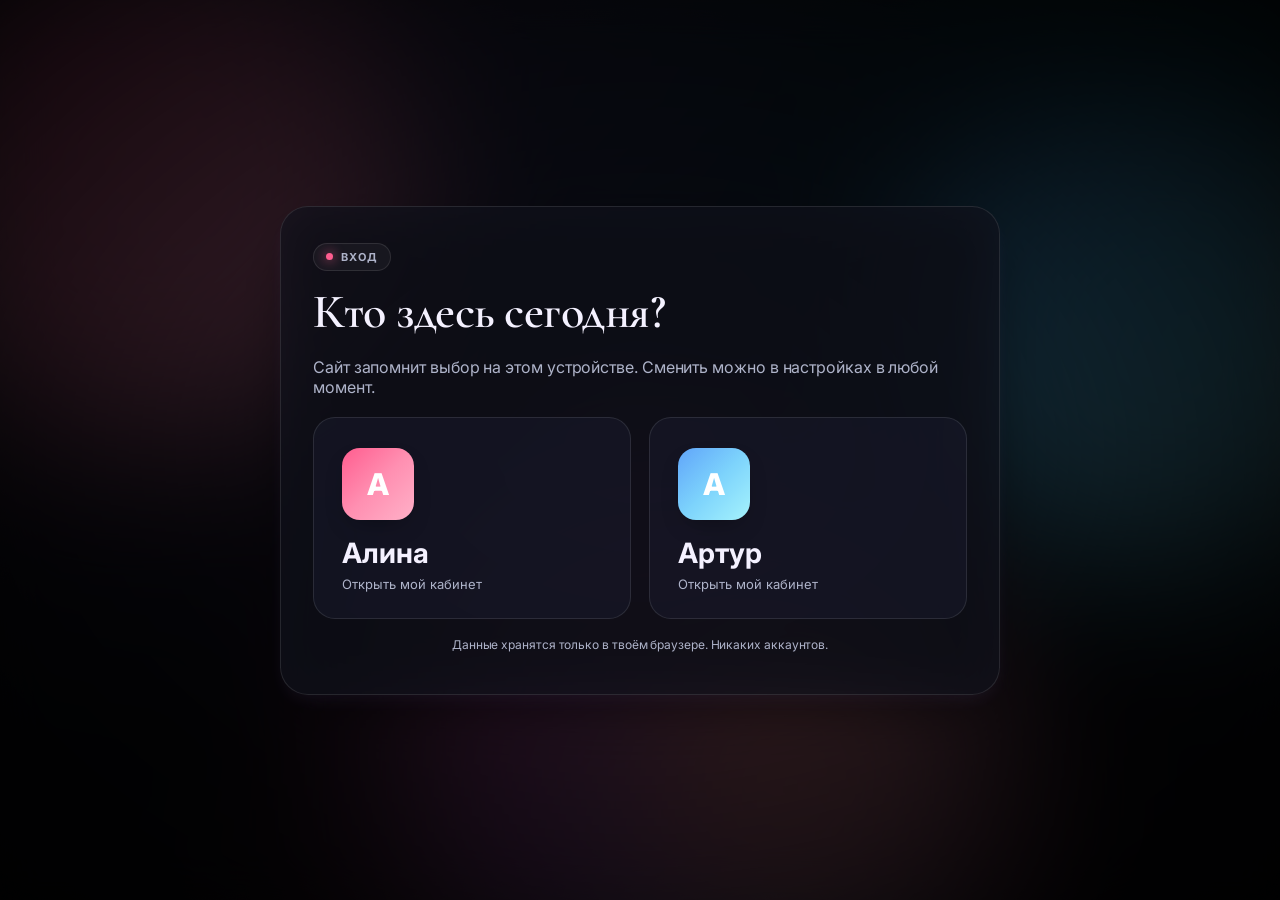
<file: index.html>
<!doctype html>
<html lang="ru" data-theme="aurora">
<head>
  <meta charset="utf-8">
  <meta name="viewport" content="width=device-width, initial-scale=1, viewport-fit=cover">
  <meta name="color-scheme" content="dark light">
  <meta name="theme-color" content="#07080d">
  <title>Алина & Артур · Private Lounge</title>
  <meta name="description" content="Личный кабинет для двоих: игры, дневник, статистика, online мультиплеер. Только мы.">
  <link rel="icon" href="data:image/svg+xml,%3Csvg xmlns='http://www.w3.org/2000/svg' viewBox='0 0 100 100'%3E%3Ctext y='.9em' font-size='90'%3E%E2%99%A5%3C/text%3E%3C/svg%3E">
  <link rel="manifest" href="./manifest.webmanifest">
  <link rel="apple-touch-icon" href="./icons/icon-192.png">
  <link rel="preconnect" href="https://fonts.googleapis.com">
  <link rel="preconnect" href="https://fonts.gstatic.com" crossorigin>
  <link href="https://fonts.googleapis.com/css2?family=Inter:wght@400;500;600;700;800&family=Cormorant+Garamond:wght@400;500;600;700&family=Space+Grotesk:wght@500;700&display=swap" rel="stylesheet">
  <link rel="stylesheet" href="./styles.css">
</head>
<body>
  <!-- Animated background layers -->
  <div class="bg-aurora" aria-hidden="true">
    <span class="aurora a1"></span>
    <span class="aurora a2"></span>
    <span class="aurora a3"></span>
    <span class="aurora a4"></span>
    <div class="grain"></div>
  </div>

  <canvas id="confetti" class="confetti-canvas" aria-hidden="true"></canvas>
  <div id="toast" class="toast" role="status" aria-live="polite"></div>

  <!-- Login overlay -->
  <div id="loginOverlay" class="overlay hidden">
    <div class="overlay-card">
      <div class="eyebrow"><span class="dot"></span>Вход</div>
      <h2 class="display">Кто здесь сегодня?</h2>
      <p class="muted">Сайт запомнит выбор на этом устройстве. Сменить можно в настройках в любой момент.</p>
      <div class="profile-grid big">
        <button class="profile-card alina" data-login="Алина">
          <span class="avatar">А</span>
          <strong>Алина</strong>
          <small>Открыть мой кабинет</small>
          <span class="card-shine"></span>
        </button>
        <button class="profile-card artur" data-login="Артур">
          <span class="avatar">А</span>
          <strong>Артур</strong>
          <small>Открыть мой кабинет</small>
          <span class="card-shine"></span>
        </button>
      </div>
      <p class="overlay-foot muted">Данные хранятся только в твоём браузере. Никаких аккаунтов.</p>
    </div>
  </div>

  <!-- App shell -->
  <div id="app" class="app-shell hidden">
    <header class="topbar">
      <div class="brand">
        <span class="logo"><span class="logo-heart"></span></span>
        <div class="brand-text">
          <span class="brand-title">Алина<span class="amp">&</span>Артур</span>
          <span class="brand-sub" id="brandDay">…</span>
        </div>
      </div>
      <nav class="nav" id="navTop">
        <a href="#/home"         data-route="home"         class="nav-link">Главная</a>
        <a href="#/games"        data-route="games"        class="nav-link">Игры</a>
        <a href="#/diary"        data-route="diary"        class="nav-link">Дневник</a>
        <a href="#/stats"        data-route="stats"        class="nav-link">Статистика</a>
        <a href="#/achievements" data-route="achievements" class="nav-link">Достижения</a>
      </nav>
      <div class="top-actions">
        <button id="quickGameBtn" class="pill-btn"><span>🎲</span> Случайная</button>
        <button id="settingsBtn" class="icon-btn" aria-label="Настройки">
          <svg viewBox="0 0 24 24" width="22" height="22" fill="none" stroke="currentColor" stroke-width="1.8" stroke-linecap="round" stroke-linejoin="round"><circle cx="12" cy="12" r="3"/><path d="M19.4 15a1.7 1.7 0 0 0 .34 1.87l.06.06a2 2 0 1 1-2.83 2.83l-.06-.06a1.7 1.7 0 0 0-1.87-.34 1.7 1.7 0 0 0-1.03 1.56V21a2 2 0 0 1-4 0v-.08A1.7 1.7 0 0 0 9 19.4a1.7 1.7 0 0 0-1.87.34l-.06.06A2 2 0 1 1 4.24 16.97l.06-.06A1.7 1.7 0 0 0 4.64 15a1.7 1.7 0 0 0-1.56-1.03H3a2 2 0 0 1 0-4h.08A1.7 1.7 0 0 0 4.64 9a1.7 1.7 0 0 0-.34-1.87l-.06-.06A2 2 0 1 1 7.07 4.24l.06.06A1.7 1.7 0 0 0 9 4.64a1.7 1.7 0 0 0 1.03-1.56V3a2 2 0 0 1 4 0v.08A1.7 1.7 0 0 0 15 4.64a1.7 1.7 0 0 0 1.87-.34l.06-.06a2 2 0 1 1 2.83 2.83l-.06.06A1.7 1.7 0 0 0 19.4 9a1.7 1.7 0 0 0 1.56 1.03H21a2 2 0 0 1 0 4h-.08A1.7 1.7 0 0 0 19.4 15z"/></svg>
        </button>
        <button id="profileBadge" class="profile-badge" aria-label="Текущий профиль">
          <span class="badge-avatar" id="badgeAvatar">А</span>
          <span id="badgeName">Профиль</span>
        </button>
      </div>
    </header>

    <main id="view" class="view"></main>

    <nav class="bottom-nav" id="navBottom">
      <a href="#/home"         data-route="home"         class="nav-link"><span>🏠</span><small>Дом</small></a>
      <a href="#/games"        data-route="games"        class="nav-link"><span>🎮</span><small>Игры</small></a>
      <a href="#/diary"        data-route="diary"        class="nav-link"><span>📓</span><small>Дневник</small></a>
      <a href="#/stats"        data-route="stats"        class="nav-link"><span>📊</span><small>Стат</small></a>
      <a href="#/achievements" data-route="achievements" class="nav-link"><span>🏆</span><small>Награды</small></a>
    </nav>

    <footer class="footnote muted">
      Сделано с любовью. <span id="loveLine"></span>
    </footer>
  </div>

  <!-- Settings drawer -->
  <aside id="settingsDrawer" class="drawer hidden" aria-hidden="true">
    <div class="drawer-backdrop" data-close-drawer></div>
    <div class="drawer-panel">
      <div class="drawer-head">
        <div>
          <div class="eyebrow"><span class="dot"></span>Настройки</div>
          <h2 class="display">Только для тебя</h2>
        </div>
        <button class="icon-btn" data-close-drawer aria-label="Закрыть">
          <svg viewBox="0 0 24 24" width="22" height="22" fill="none" stroke="currentColor" stroke-width="2" stroke-linecap="round"><path d="M18 6L6 18M6 6l12 12"/></svg>
        </button>
      </div>

      <section class="drawer-block">
        <h3>Профиль</h3>
        <div class="profile-grid">
          <button class="profile-card alina mini" data-switch="Алина"><span class="avatar">А</span><strong>Алина</strong><small>Активный кабинет</small></button>
          <button class="profile-card artur mini" data-switch="Артур"><span class="avatar">А</span><strong>Артур</strong><small>Активный кабинет</small></button>
        </div>
      </section>

      <section class="drawer-block">
        <h3>Тема</h3>
        <div class="theme-grid">
          <button class="theme-card" data-theme="aurora"><span class="theme-swatch sw-aurora"></span><strong>Aurora</strong><small>Тёмная романтика</small></button>
          <button class="theme-card" data-theme="dawn"><span class="theme-swatch sw-dawn"></span><strong>Dawn</strong><small>Светлая и тёплая</small></button>
          <button class="theme-card" data-theme="noir"><span class="theme-swatch sw-noir"></span><strong>Noir</strong><small>Глубокая ночь</small></button>
        </div>
      </section>

      <section class="drawer-block">
        <h3>Звук и тактиль</h3>
        <label class="setting-row"><input id="soundChk" type="checkbox"> <span>Звуки игр</span></label>
        <label class="setting-row"><input id="vibeChk"  type="checkbox"> <span>Вибрация (телефон)</span></label>
      </section>

      <section class="drawer-block">
        <h3>Наша дата</h3>
        <p class="muted">Дата, с которой считаем дни вместе.</p>
        <input id="startDateInput" type="date" class="text-input">
      </section>

      <section class="drawer-block">
        <h3>Данные</h3>
        <div class="row-2">
          <button id="exportBtn" class="cta-btn secondary">⬇ Экспорт</button>
          <label class="cta-btn ghost" for="importInput">⬆ Импорт</label>
          <input id="importInput" type="file" accept="application/json" hidden>
        </div>
        <button id="shareBtn"  class="cta-btn ghost wide">🔗 Поделиться сайтом</button>
        <button id="resetBtn"  class="cta-btn danger">Стереть всё</button>
      </section>

      <section class="drawer-block">
        <button id="logoutBtn" class="cta-btn ghost wide">Выйти из профиля</button>
      </section>
    </div>
  </aside>

  <script type="module" src="./src/main.js?v=20260525-v3"></script>
</body>
</html>
</file>
<file: styles.css>
/* =========================================================
   Алина & Артур — Private Lounge
   Themes: aurora (default, dark-romantic) · dawn (light) · noir
   ========================================================= */

/* ── reset / base ───────────────────────────────────────── */
*, *::before, *::after { box-sizing: border-box; }
html, body { margin: 0; padding: 0; height: 100%; }
html { scroll-behavior: smooth; }
body {
  min-height: 100vh;
  font-family: "Inter", "Segoe UI", system-ui, -apple-system, sans-serif;
  color: var(--text);
  background: var(--bg);
  letter-spacing: -0.005em;
  overflow-x: hidden;
  -webkit-font-smoothing: antialiased;
  -moz-osx-font-smoothing: grayscale;
  transition: background .5s ease, color .3s ease;
}

input, button, select, textarea {
  font-family: inherit;
  color: inherit;
  border: 0;
  background: none;
}
button { cursor: pointer; }
a { color: inherit; text-decoration: none; }
img, svg { display: block; max-width: 100%; }
.hidden { display: none !important; }
.muted { color: var(--text-2); }
.display { font-family: "Cormorant Garamond", "Playfair Display", serif; font-weight: 600; letter-spacing: -0.01em; }

/* ── theme tokens ───────────────────────────────────────── */
:root,
html[data-theme="aurora"] {
  --bg: #07080d;
  --bg-2: rgba(255,255,255,0.04);
  --panel: rgba(20, 22, 36, 0.55);
  --panel-2: rgba(28, 30, 50, 0.45);
  --line: rgba(255,255,255,0.10);
  --line-2: rgba(255,255,255,0.06);
  --text: #f4f1ff;
  --text-2: #aeb3c9;
  --text-3: #6b6f87;
  --accent: #ff5d8f;
  --accent-2: #a78bfa;
  --accent-3: #22d3ee;
  --gold: #fbbf24;
  --win: #34d399;
  --loss: #f87171;
  --draw: #fbbf24;
  --alina-grad: linear-gradient(135deg, #ff5d8f 0%, #ff8fb1 50%, #ffb1c8 100%);
  --artur-grad: linear-gradient(135deg, #60a5fa 0%, #7dd3fc 50%, #a5f3fc 100%);
  --accent-grad: linear-gradient(135deg, #ff5d8f, #a78bfa 60%, #22d3ee);
  --shadow: 0 24px 60px -20px rgba(0,0,0,.6), 0 8px 22px -10px rgba(167,139,250,.18);
  --blur: blur(28px) saturate(140%);
  --radius: 22px;
  --radius-lg: 28px;
  --grain: .06;
}
html[data-theme="dawn"] {
  --bg: #fff5ef;
  --bg-2: rgba(255,255,255,0.6);
  --panel: rgba(255,255,255,0.78);
  --panel-2: rgba(255,255,255,0.62);
  --line: rgba(180,90,60,0.14);
  --line-2: rgba(180,90,60,0.08);
  --text: #3d2a26;
  --text-2: #856a62;
  --text-3: #b69a90;
  --accent: #ff4f7a;
  --accent-2: #b06bff;
  --accent-3: #14b8a6;
  --gold: #d97706;
  --win: #16a34a;
  --loss: #dc2626;
  --draw: #ca8a04;
  --shadow: 0 30px 60px -28px rgba(216,114,98,.32), 0 8px 22px -10px rgba(216,114,98,.18);
  --grain: .035;
}
html[data-theme="noir"] {
  --bg: #04060a;
  --panel: rgba(12, 14, 24, 0.7);
  --panel-2: rgba(18, 20, 32, 0.55);
  --line: rgba(255,255,255,0.06);
  --text: #ebeefc;
  --text-2: #8b91ad;
  --accent: #d4a373;
  --accent-2: #9a8c98;
  --accent-3: #e0b27a;
  --gold: #d4a373;
  --win: #4ade80;
  --loss: #ef4444;
  --shadow: 0 30px 60px -30px rgba(0,0,0,.8), 0 8px 22px -10px rgba(212,163,115,.14);
  --grain: .08;
}

/* ── animated aurora background ─────────────────────────── */
.bg-aurora {
  position: fixed; inset: 0; z-index: -2; pointer-events: none;
  overflow: hidden;
  background: radial-gradient(ellipse at 20% -10%, rgba(167,139,250,.22), transparent 60%),
              radial-gradient(ellipse at 110% 10%, rgba(34,211,238,.16), transparent 55%),
              radial-gradient(ellipse at 50% 110%, rgba(255,93,143,.18), transparent 55%);
}
html[data-theme="dawn"] .bg-aurora {
  background: radial-gradient(ellipse at 20% -10%, rgba(255,180,150,.45), transparent 60%),
              radial-gradient(ellipse at 110% 10%, rgba(255,200,170,.32), transparent 55%),
              radial-gradient(ellipse at 50% 110%, rgba(255,150,180,.28), transparent 55%);
}
html[data-theme="noir"] .bg-aurora {
  background: radial-gradient(ellipse at 20% 10%, rgba(212,163,115,.10), transparent 60%),
              radial-gradient(ellipse at 100% 90%, rgba(154,140,152,.08), transparent 50%);
}
.aurora {
  position: absolute; border-radius: 50%;
  filter: blur(80px); opacity: .55;
  animation: drift 22s ease-in-out infinite alternate;
  will-change: transform;
}
.a1 { width: 520px; height: 520px; left: -120px; top: -80px;  background: var(--alina-grad); }
.a2 { width: 480px; height: 480px; right: -100px; top: 10%;   background: var(--artur-grad); animation-delay: -8s; }
.a3 { width: 600px; height: 600px; left: 30%;     top: 50%;   background: var(--accent-grad); opacity:.35; animation-delay: -14s; }
.a4 { width: 380px; height: 380px; right: 20%;    bottom: -80px; background: linear-gradient(135deg, #fbbf24, #ff5d8f); opacity:.32; animation-delay: -4s; }
html[data-theme="dawn"] .aurora { opacity: .35; filter: blur(90px); }
html[data-theme="noir"] .aurora { opacity: .14; }
@keyframes drift {
  0%   { transform: translate(0, 0) scale(1); }
  50%  { transform: translate(80px, -40px) scale(1.08); }
  100% { transform: translate(-50px, 60px) scale(.95); }
}
.grain {
  position: absolute; inset: 0;
  background-image: url("data:image/svg+xml;utf8,<svg xmlns='http://www.w3.org/2000/svg' width='160' height='160'><filter id='n'><feTurbulence type='fractalNoise' baseFrequency='0.9' numOctaves='2' stitchTiles='stitch'/></filter><rect width='100%' height='100%' filter='url(%23n)' opacity='0.7'/></svg>");
  opacity: var(--grain); mix-blend-mode: overlay; pointer-events: none;
}

/* ── confetti ───────────────────────────────────────────── */
.confetti-canvas { position: fixed; inset: 0; pointer-events: none; z-index: 9999; }

/* ── toast ──────────────────────────────────────────────── */
.toast {
  position: fixed; left: 50%; bottom: 110px; transform: translateX(-50%) translateY(20px);
  background: var(--panel); backdrop-filter: var(--blur);
  color: var(--text); padding: 12px 18px; border-radius: 999px;
  border: 1px solid var(--line); box-shadow: var(--shadow);
  opacity: 0; pointer-events: none; transition: opacity .25s ease, transform .25s ease;
  z-index: 100; font-weight: 600; max-width: 90vw;
}
.toast.show { opacity: 1; transform: translateX(-50%) translateY(0); }

/* ── invite banner ─────────────────────────────────────── */
.invite-banner {
  position: fixed; left: 50%; bottom: calc(78px + env(safe-area-inset-bottom, 0px)); z-index: 120;
  transform: translateX(-50%);
  display: flex; align-items: center; gap: 14px; flex-wrap: wrap;
  max-width: min(520px, calc(100vw - 24px));
  padding: 14px 16px; border-radius: 20px;
  border: 1px solid rgba(120,200,140,.45);
  background: linear-gradient(135deg, rgba(18,22,38,.96), rgba(28,18,32,.96));
  box-shadow: 0 18px 48px rgba(0,0,0,.45), 0 0 0 1px rgba(255,255,255,.06) inset;
  animation: inviteSlideUp .45s cubic-bezier(.2,.9,.2,1) backwards;
}
.invite-banner-body { display: flex; align-items: center; gap: 12px; flex: 1; min-width: 200px; }
.invite-banner-icon { font-size: 28px; line-height: 1; }
.invite-banner-text { display: flex; flex-direction: column; gap: 2px; }
.invite-banner-text strong { font-size: 15px; }
.invite-banner-text span { font-size: 13px; color: var(--muted); }
.invite-banner-actions { display: flex; gap: 8px; align-items: center; }
.invite-dismiss { min-width: 44px; padding: 10px 12px; }
.rps-status { min-height: 24px; color: var(--muted); font-weight: 600; }
@keyframes inviteSlideUp {
  from { opacity: 0; transform: translateX(-50%) translateY(20px); }
  to { opacity: 1; transform: translateX(-50%) translateY(0); }
}
@media (max-width: 540px) {
  .invite-banner { flex-direction: column; align-items: stretch; bottom: calc(68px + env(safe-area-inset-bottom, 0px)); }
  .invite-banner-actions { width: 100%; }
  .invite-banner-actions .cta-btn { flex: 1; }
}

/* ── topbar / nav ───────────────────────────────────────── */
.app-shell {
  width: min(1240px, calc(100% - 24px));
  margin: 0 auto;
  padding: 18px 0 140px;
}
.topbar {
  position: sticky; top: 14px; z-index: 30;
  display: flex; align-items: center; gap: 16px;
  padding: 12px 14px;
  background: var(--panel); backdrop-filter: var(--blur);
  border: 1px solid var(--line); border-radius: 999px;
  box-shadow: var(--shadow);
  margin-bottom: 18px;
}
.brand { display: flex; align-items: center; gap: 12px; }
.logo {
  width: 44px; height: 44px; border-radius: 50%;
  display: grid; place-items: center;
  background: var(--accent-grad);
  box-shadow: 0 10px 24px -8px rgba(255,93,143,.5);
  position: relative; overflow: hidden;
}
.logo::after { content: ""; position: absolute; inset: 3px; border-radius: 50%; background: var(--bg); }
.logo-heart {
  position: relative; z-index: 1;
  width: 18px; height: 18px; transform: rotate(-45deg);
  background: var(--accent-grad);
  border-radius: 3px;
  animation: heartBeat 1.6s ease-in-out infinite;
}
.logo-heart::before, .logo-heart::after {
  content: ""; position: absolute; width: 100%; height: 100%;
  background: inherit; border-radius: 50%;
}
.logo-heart::before { top: -50%; left: 0; }
.logo-heart::after  { left:  50%; top: 0; }
@keyframes heartBeat {
  0%, 100% { transform: rotate(-45deg) scale(1); }
  25%      { transform: rotate(-45deg) scale(1.12); }
  40%      { transform: rotate(-45deg) scale(.97); }
}
.brand-text { display: flex; flex-direction: column; line-height: 1; }
.brand-title { font-weight: 800; font-size: 16px; letter-spacing: -0.02em; }
.brand-title .amp { background: var(--accent-grad); -webkit-background-clip: text; background-clip: text; color: transparent; margin: 0 4px; font-family: "Cormorant Garamond", serif; }
.brand-sub { font-size: 11px; color: var(--text-2); margin-top: 4px; }

.nav { display: flex; gap: 4px; margin-left: auto; }
.nav-link {
  padding: 9px 16px; border-radius: 999px; font-weight: 600; font-size: 14px;
  color: var(--text-2); transition: all .2s ease; position: relative;
}
.nav-link:hover { color: var(--text); background: var(--bg-2); }
.nav-link.active {
  color: var(--text);
  background: linear-gradient(135deg, rgba(255,93,143,.18), rgba(167,139,250,.18));
  border: 1px solid var(--line);
}
.top-actions { display: flex; align-items: center; gap: 8px; }
.pill-btn {
  padding: 10px 16px; border-radius: 999px;
  background: var(--accent-grad); color: #fff;
  font-weight: 700; font-size: 14px;
  display: inline-flex; align-items: center; gap: 8px;
  transition: transform .15s ease, box-shadow .15s ease;
  box-shadow: 0 10px 24px -8px rgba(255,93,143,.5);
}
.pill-btn:hover { transform: translateY(-1px); box-shadow: 0 16px 30px -10px rgba(255,93,143,.6); }
.icon-btn {
  width: 42px; height: 42px; border-radius: 50%;
  display: grid; place-items: center;
  background: var(--bg-2); border: 1px solid var(--line); color: var(--text);
  transition: background .2s ease, transform .15s ease;
}
.icon-btn:hover { background: var(--panel-2); transform: rotate(10deg); }
.profile-badge {
  display: inline-flex; align-items: center; gap: 8px;
  padding: 6px 14px 6px 6px; border-radius: 999px;
  background: var(--bg-2); border: 1px solid var(--line);
  font-weight: 600; font-size: 13px; color: var(--text);
}
.badge-avatar {
  width: 30px; height: 30px; border-radius: 50%; display: grid; place-items: center;
  background: var(--alina-grad); color: #fff; font-weight: 800; font-size: 13px;
}
.profile-badge[data-profile="Артур"] .badge-avatar { background: var(--artur-grad); }

/* mobile bottom nav */
.bottom-nav {
  position: fixed; left: 50%; bottom: 14px; transform: translateX(-50%);
  display: none; gap: 4px; z-index: 30;
  background: var(--panel); backdrop-filter: var(--blur);
  border: 1px solid var(--line); border-radius: 999px;
  padding: 6px; box-shadow: var(--shadow);
}
.bottom-nav .nav-link {
  display: grid; place-items: center; padding: 8px 14px; gap: 2px;
}
.bottom-nav .nav-link span { font-size: 18px; line-height: 1; }
.bottom-nav .nav-link small { font-size: 10px; color: inherit; }

.footnote { text-align: center; padding: 20px 0; font-size: 13px; }

/* ── login overlay ─────────────────────────────────────── */
.overlay {
  position: fixed; inset: 0; z-index: 80;
  display: grid; place-items: center;
  padding: 20px;
  background: radial-gradient(ellipse at center, rgba(0,0,0,.6), rgba(0,0,0,.9));
  backdrop-filter: blur(24px) saturate(140%);
  animation: fadeIn .3s ease;
}
html[data-theme="dawn"] .overlay { background: radial-gradient(ellipse at center, rgba(255,234,222,.6), rgba(255,234,222,.94)); }
@keyframes fadeIn { from { opacity: 0; } to { opacity: 1; } }
.overlay-card {
  width: min(720px, 100%);
  padding: 36px 32px 30px;
  background: var(--panel); backdrop-filter: var(--blur);
  border: 1px solid var(--line); border-radius: var(--radius-lg);
  box-shadow: var(--shadow);
  animation: slideUp .5s cubic-bezier(.2,.8,.2,1);
}
@keyframes slideUp { from { transform: translateY(20px); opacity: 0; } to { transform: translateY(0); opacity: 1; } }
.overlay-card h2 { font-size: clamp(34px, 5vw, 48px); margin: 12px 0 8px; }
.overlay-foot { margin-top: 18px; text-align: center; font-size: 12px; }

.eyebrow {
  display: inline-flex; align-items: center; gap: 8px;
  padding: 6px 12px; border-radius: 999px;
  background: var(--bg-2); border: 1px solid var(--line);
  font-size: 11px; font-weight: 700; text-transform: uppercase;
  letter-spacing: .12em; color: var(--text-2);
}
.eyebrow .dot {
  width: 7px; height: 7px; border-radius: 50%;
  background: var(--accent); box-shadow: 0 0 12px var(--accent);
  animation: pulse 1.6s ease-in-out infinite;
}
@keyframes pulse {
  0%, 100% { transform: scale(1); opacity: 1; }
  50%      { transform: scale(1.4); opacity: .55; }
}

/* ── profile cards ──────────────────────────────────────── */
.profile-grid {
  display: grid; gap: 14px; grid-template-columns: repeat(2, minmax(0,1fr));
  margin-top: 20px;
}
.profile-grid.big { gap: 18px; }
.profile-card {
  position: relative; overflow: hidden;
  display: flex; flex-direction: column; gap: 6px;
  text-align: left;
  padding: 22px 22px 20px;
  background: var(--panel-2); border: 1px solid var(--line);
  border-radius: var(--radius);
  transition: transform .25s ease, box-shadow .25s ease, border-color .2s ease;
}
.profile-grid.big .profile-card { padding: 30px 28px 26px; min-height: 200px; }
.profile-card.mini { padding: 16px; min-height: auto; }
.profile-card:hover { transform: translateY(-4px); box-shadow: var(--shadow); border-color: var(--accent); }
.profile-card .avatar {
  width: 56px; height: 56px; border-radius: 18px;
  display: grid; place-items: center;
  color: #fff; font-weight: 800; font-size: 24px;
  box-shadow: 0 10px 24px -10px rgba(0,0,0,.4);
  margin-bottom: 10px;
}
.profile-grid.big .profile-card .avatar { width: 72px; height: 72px; font-size: 30px; }
.profile-card.alina .avatar { background: var(--alina-grad); }
.profile-card.artur .avatar { background: var(--artur-grad); }
.profile-card strong { font-size: 22px; font-weight: 700; }
.profile-grid.big .profile-card strong { font-size: 28px; }
.profile-card small { color: var(--text-2); font-size: 13px; }
.profile-card .card-shine {
  position: absolute; inset: 0;
  background: linear-gradient(115deg, transparent 30%, rgba(255,255,255,.12) 50%, transparent 70%);
  transform: translateX(-120%); transition: transform .8s ease;
  pointer-events: none;
}
.profile-card:hover .card-shine { transform: translateX(120%); }
.profile-card.active {
  border-color: var(--accent);
  box-shadow: 0 0 0 2px rgba(255,93,143,.18), var(--shadow);
}

/* ── cards / panels ─────────────────────────────────────── */
.card {
  background: var(--panel); backdrop-filter: var(--blur);
  border: 1px solid var(--line); border-radius: var(--radius-lg);
  padding: 24px; margin-bottom: 18px;
  box-shadow: var(--shadow);
  position: relative; overflow: hidden;
}
.card-head { display: flex; justify-content: space-between; align-items: flex-start; gap: 16px; margin-bottom: 16px; }
.card-head h2 { font-size: 22px; margin: 6px 0 4px; font-weight: 700; }
.card-head p { margin: 0; color: var(--text-2); font-size: 14px; }

/* ── HOME hero ──────────────────────────────────────────── */
.hero {
  padding: 36px;
}
.hero-grid { display: grid; grid-template-columns: 1.4fr 1fr; gap: 28px; align-items: center; }
.hero h1 { font-family: "Cormorant Garamond", serif; font-size: clamp(44px, 7vw, 90px); line-height: .98; font-weight: 600; margin: 14px 0 12px; letter-spacing: -.02em; }
.hero h1 .grad { background: var(--accent-grad); -webkit-background-clip: text; background-clip: text; color: transparent; }
.hero-text { font-size: 17px; color: var(--text-2); max-width: 520px; line-height: 1.55; }
.hero-stats { display: grid; grid-template-columns: repeat(3, minmax(0,1fr)); gap: 12px; margin-top: 22px; }
.hero-stat {
  padding: 14px 16px; border-radius: 18px;
  background: var(--bg-2); border: 1px solid var(--line-2);
}
.hero-stat strong { display: block; font-size: 26px; font-weight: 800; font-family: "Space Grotesk", sans-serif; background: var(--accent-grad); -webkit-background-clip: text; background-clip: text; color: transparent; }
.hero-stat small { color: var(--text-2); font-size: 11px; text-transform: uppercase; letter-spacing: .12em; }

.hero-actions { display: flex; gap: 10px; margin-top: 22px; flex-wrap: wrap; }
.hero-typewriter {
  margin-top: 22px;
  padding: 16px 18px; border-radius: 18px;
  background: linear-gradient(135deg, rgba(255,93,143,.10), rgba(167,139,250,.10));
  border: 1px solid var(--line);
  font-family: "Cormorant Garamond", serif; font-size: 22px; line-height: 1.4;
  font-style: italic; color: var(--text);
  min-height: 60px;
  position: relative;
}
.hero-typewriter::after { content: "▍"; color: var(--accent); animation: caret 1s steps(1) infinite; }
@keyframes caret { 50% { opacity: 0; } }

.couple-stage {
  position: relative;
  display: grid; grid-template-columns: 1fr auto 1fr; gap: 12px; align-items: center;
}
.couple-card {
  padding: 22px 20px; border-radius: 24px;
  background: var(--panel-2); border: 1px solid var(--line);
  text-align: center;
  position: relative; overflow: hidden;
  animation: floatY 6s ease-in-out infinite;
}
.couple-card.right { animation-delay: -3s; }
.couple-card::before {
  content: ""; position: absolute; top: -40px; left: -40px;
  width: 140px; height: 140px; border-radius: 50%;
  filter: blur(40px); opacity: .35;
}
.couple-card.left::before  { background: var(--alina-grad); }
.couple-card.right::before { background: var(--artur-grad); }
.couple-card .avatar-big {
  width: 84px; height: 84px; border-radius: 50%;
  margin: 0 auto 14px;
  display: grid; place-items: center;
  font-size: 36px; font-weight: 800; color: #fff;
  box-shadow: 0 14px 32px -10px rgba(0,0,0,.5);
}
.couple-card.left  .avatar-big { background: var(--alina-grad); }
.couple-card.right .avatar-big { background: var(--artur-grad); }
.couple-card h3 { margin: 0 0 6px; font-size: 22px; }
.couple-card p  { margin: 0; color: var(--text-2); font-size: 13px; }
.couple-center { display: grid; place-items: center; }
.big-heart {
  width: 58px; height: 58px; transform: rotate(-45deg);
  background: var(--accent-grad);
  border-radius: 12px; position: relative;
  animation: heartBeat 1.6s ease-in-out infinite;
  box-shadow: 0 14px 32px -10px rgba(255,93,143,.7);
}
.big-heart::before, .big-heart::after {
  content: ""; position: absolute; width: 100%; height: 100%;
  background: inherit; border-radius: 50%;
}
.big-heart::before { top: -50%; left: 0; }
.big-heart::after  { left:  50%; top: 0; }
@keyframes floatY {
  0%, 100% { transform: translateY(0); }
  50%      { transform: translateY(-10px); }
}

/* mood chips */
.mood-row { display: flex; flex-wrap: wrap; gap: 8px; margin-top: 14px; }
.mood-chip {
  padding: 8px 14px; border-radius: 999px;
  background: var(--bg-2); border: 1px solid var(--line);
  display: inline-flex; align-items: center; gap: 8px;
  font-weight: 600; font-size: 14px; color: var(--text);
  transition: all .18s ease;
}
.mood-chip:hover { transform: translateY(-2px); border-color: var(--accent); }
.mood-chip.active { background: var(--accent-grad); color: #fff; border-color: transparent; }
.mood-chip span { font-size: 18px; }

/* daily quote card */
.quote-card {
  background: linear-gradient(135deg, rgba(167,139,250,.12), rgba(34,211,238,.08));
  border: 1px solid var(--line); border-radius: var(--radius);
  padding: 22px 24px; margin-bottom: 18px;
}
.quote-card .quote-mark { font-family: "Cormorant Garamond", serif; font-size: 56px; line-height: 1; color: var(--accent); }
.quote-card blockquote { margin: 4px 0 8px; font-family: "Cormorant Garamond", serif; font-size: 22px; line-height: 1.4; font-style: italic; }
.quote-card cite { color: var(--text-2); font-size: 13px; font-style: normal; }

/* ── GAMES grid ─────────────────────────────────────────── */
.section-header { display: flex; justify-content: space-between; align-items: flex-end; gap: 16px; margin: 8px 0 18px; flex-wrap: wrap; }
.section-header h2 { font-family: "Cormorant Garamond", serif; font-size: 38px; font-weight: 600; margin: 0; }
.section-header p { margin: 6px 0 0; color: var(--text-2); }

.filter-row { display: flex; gap: 8px; flex-wrap: wrap; margin-bottom: 16px; }
.filter-chip {
  padding: 8px 16px; border-radius: 999px;
  background: var(--bg-2); border: 1px solid var(--line);
  font-weight: 600; font-size: 13px; color: var(--text-2);
  transition: all .18s ease;
}
.filter-chip:hover { color: var(--text); border-color: var(--accent); }
.filter-chip.active { background: var(--accent-grad); color: #fff; border-color: transparent; }

.games-grid {
  display: grid; gap: 16px;
  grid-template-columns: repeat(auto-fill, minmax(220px, 1fr));
}
.game-tile {
  position: relative;
  display: flex; flex-direction: column; gap: 8px;
  text-align: left;
  padding: 20px 18px;
  border-radius: var(--radius);
  background: var(--panel-2); border: 1px solid var(--line);
  transition: transform .25s cubic-bezier(.2,.8,.2,1), box-shadow .25s ease, border-color .2s ease;
  overflow: hidden;
  isolation: isolate;
}
.game-tile::before {
  content: ""; position: absolute; inset: 0;
  background: var(--tile-grad, linear-gradient(135deg, rgba(255,93,143,.18), rgba(167,139,250,.12)));
  opacity: 0; transition: opacity .25s ease;
  z-index: -1;
}
.game-tile:hover { transform: translateY(-5px) scale(1.01); border-color: var(--accent); box-shadow: var(--shadow); }
.game-tile:hover::before { opacity: 1; }
.game-tile .tile-icon { font-size: 34px; line-height: 1; }
.game-tile .tile-title { font-size: 18px; font-weight: 700; }
.game-tile .tile-sub { color: var(--text-2); font-size: 13px; flex: 1; }
.game-tile .tile-foot { display: flex; gap: 8px; flex-wrap: wrap; }
.tile-tag {
  font-size: 11px; padding: 4px 9px; border-radius: 999px;
  background: var(--bg-2); border: 1px solid var(--line-2);
  color: var(--text-2); font-weight: 600;
}
.tile-tag.duo  { color: var(--accent); border-color: rgba(255,93,143,.35); }
.tile-tag.solo { color: var(--accent-3); border-color: rgba(34,211,238,.35); }
.tile-tag.pair { color: var(--accent-2); border-color: rgba(167,139,250,.35); }

/* ── game host ──────────────────────────────────────────── */
.game-host-wrap { margin-top: 18px; }
.game-host {
  min-height: 200px;
  padding: 22px;
  background: var(--panel); border: 1px solid var(--line);
  border-radius: var(--radius-lg);
  box-shadow: var(--shadow);
}
.scoreboard { display: flex; flex-wrap: wrap; gap: 10px; margin-bottom: 18px; }
.score-chip {
  display: inline-flex; flex-direction: column; align-items: flex-start;
  padding: 10px 14px; border-radius: 14px;
  background: var(--bg-2); border: 1px solid var(--line);
  min-width: 100px;
}
.score-chip small { font-size: 11px; color: var(--text-2); text-transform: uppercase; letter-spacing: .1em; }
.score-chip strong { font-size: 22px; font-weight: 800; font-family: "Space Grotesk", sans-serif; }

.turn-indicator { display: flex; align-items: center; gap: 10px; margin-bottom: 16px; font-weight: 600; color: var(--text-2); }
.turn-dot { width: 10px; height: 10px; border-radius: 50%; background: var(--accent); box-shadow: 0 0 12px var(--accent); }

/* ── buttons ────────────────────────────────────────────── */
.cta-btn {
  padding: 12px 22px; border-radius: 14px;
  background: var(--accent-grad); color: #fff;
  font-weight: 700; font-size: 14px;
  box-shadow: 0 10px 24px -10px rgba(255,93,143,.5);
  transition: transform .15s ease, box-shadow .15s ease, opacity .15s ease;
  display: inline-flex; align-items: center; justify-content: center; gap: 8px;
}
.cta-btn:hover { transform: translateY(-1px); box-shadow: 0 16px 30px -12px rgba(255,93,143,.6); }
.cta-btn:active { transform: translateY(0); }
.cta-btn:disabled { opacity: .45; cursor: not-allowed; transform: none; box-shadow: none; }
.cta-btn.secondary {
  background: var(--bg-2); color: var(--text);
  border: 1px solid var(--line);
  box-shadow: none;
}
.cta-btn.secondary:hover { border-color: var(--accent); background: var(--panel-2); }
.cta-btn.ghost {
  background: transparent; color: var(--text);
  border: 1px solid var(--line);
  box-shadow: none;
}
.cta-btn.ghost:hover { background: var(--bg-2); }
.cta-btn.danger { background: linear-gradient(135deg, #f87171, #ef4444); }
.cta-btn.wide { width: 100%; }

/* inputs */
.text-input, textarea {
  width: 100%; padding: 12px 14px; border-radius: 12px;
  background: var(--bg-2); border: 1px solid var(--line);
  color: var(--text); font-size: 14px;
  transition: border-color .2s ease, background .2s ease;
}
.text-input:focus, textarea:focus { outline: 0; border-color: var(--accent); background: var(--panel-2); }
textarea { min-height: 100px; resize: vertical; line-height: 1.5; }

.row-2 { display: grid; grid-template-columns: 1fr 1fr; gap: 10px; margin-bottom: 10px; }

/* ── TIC TAC TOE ───────────────────────────────────────── */
.ttt-board {
  display: grid; grid-template-columns: repeat(3, 1fr); gap: 10px;
  max-width: 420px; margin: 0 auto;
}
.ttt-cell {
  aspect-ratio: 1; border-radius: 18px;
  background: var(--bg-2); border: 1px solid var(--line);
  font-size: clamp(36px, 6vw, 58px); font-weight: 700;
  display: grid; place-items: center;
  transition: transform .15s ease, background .2s ease, border-color .2s ease;
  cursor: pointer;
  color: var(--text);
}
.ttt-cell:hover:not(.taken) { background: var(--panel-2); border-color: var(--accent); transform: scale(1.03); }
.ttt-cell.taken { cursor: default; }
.ttt-cell.taken.x { color: var(--accent); animation: popIn .3s ease; }
.ttt-cell.taken.o { color: var(--accent-3); animation: popIn .3s ease; }
.ttt-cell.win { background: var(--accent-grad); color: #fff; border-color: transparent; animation: winPulse 1s ease infinite; }
@keyframes popIn { from { transform: scale(.6); opacity: 0; } to { transform: scale(1); opacity: 1; } }
@keyframes winPulse { 0%, 100% { box-shadow: 0 0 0 0 rgba(255,93,143,.4); } 50% { box-shadow: 0 0 0 12px rgba(255,93,143,0); } }

/* ── CONNECT 4 ─────────────────────────────────────────── */
.c4-board {
  display: grid; grid-template-columns: repeat(7, 1fr); gap: 6px;
  background: linear-gradient(135deg, #1e40af, #312e81);
  padding: 12px; border-radius: 18px;
  max-width: 520px; margin: 0 auto;
}
.c4-cell {
  aspect-ratio: 1; border-radius: 50%;
  background: var(--bg);
  cursor: pointer;
  transition: transform .2s ease;
  position: relative;
}
.c4-cell:hover { transform: scale(1.05); }
.c4-cell.p1 { background: var(--accent); box-shadow: inset 0 -6px 12px rgba(0,0,0,.25); animation: dropIn .4s cubic-bezier(.5, 0, .5, 1.4); }
.c4-cell.p2 { background: var(--gold); box-shadow: inset 0 -6px 12px rgba(0,0,0,.25); animation: dropIn .4s cubic-bezier(.5, 0, .5, 1.4); }
@keyframes dropIn { from { transform: translateY(-300%); } to { transform: translateY(0); } }

/* ── RPS ──────────────────────────────────────────────── */
.rps-stage { display: grid; grid-template-columns: 1fr auto 1fr; gap: 16px; align-items: center; margin-bottom: 14px; }
.rps-side { text-align: center; padding: 16px; border-radius: 18px; background: var(--bg-2); border: 1px solid var(--line); }
.rps-side h3 { margin: 0 0 12px; font-size: 18px; }
.rps-emoji { font-size: 80px; margin: 10px 0; min-height: 100px; line-height: 1; transition: transform .3s ease; }
.rps-emoji.shake { animation: shake .5s ease; }
@keyframes shake { 0%, 100% { transform: rotate(0); } 25% { transform: rotate(-15deg); } 75% { transform: rotate(15deg); } }
.rps-choices { display: flex; gap: 6px; justify-content: center; flex-wrap: wrap; }
.rps-btn {
  padding: 10px 14px; border-radius: 12px;
  background: var(--bg-2); border: 1px solid var(--line);
  font-weight: 700; font-size: 13px; color: var(--text);
}
.rps-btn:hover { border-color: var(--accent); }
.rps-btn.picked { background: var(--accent-grad); color: #fff; border-color: transparent; }
.rps-vs {
  font-family: "Cormorant Garamond", serif; font-size: 42px;
  background: var(--accent-grad); -webkit-background-clip: text; background-clip: text; color: transparent;
}

/* ── MEMORY ───────────────────────────────────────────── */
.memory-grid { display: grid; gap: 10px; max-width: 480px; margin: 0 auto; }
.memory-card {
  aspect-ratio: 1; border-radius: 16px;
  background: var(--accent-grad);
  position: relative; cursor: pointer;
  transform-style: preserve-3d; transition: transform .5s ease;
}
.memory-card.flipped { transform: rotateY(180deg); }
.memory-card.matched { animation: matchPop .5s ease; }
@keyframes matchPop { 0% { transform: scale(1) rotateY(180deg); } 50% { transform: scale(1.1) rotateY(180deg); } 100% { transform: scale(1) rotateY(180deg); } }
.memory-card::before {
  content: ""; position: absolute; inset: 4px; border-radius: 12px;
  background: linear-gradient(135deg, rgba(255,255,255,.15), rgba(255,255,255,0));
  backface-visibility: hidden;
}
.memory-card::after {
  content: attr(data-icon);
  position: absolute; inset: 0;
  background: var(--panel);
  border-radius: 16px;
  display: grid; place-items: center;
  font-size: clamp(28px, 5vw, 44px);
  transform: rotateY(180deg);
  backface-visibility: hidden;
  color: var(--text);
  border: 1px solid var(--line);
}

/* ── HANGMAN ──────────────────────────────────────────── */
.hangman-wrap { display: grid; grid-template-columns: auto 1fr; gap: 24px; align-items: start; }
.hangman-svg { width: 200px; height: 220px; }
.hangman-svg line, .hangman-svg circle, .hangman-svg path {
  stroke: var(--text); stroke-width: 4; fill: none;
  stroke-linecap: round; stroke-dasharray: 1; stroke-dashoffset: 0;
  transition: stroke-dasharray .5s ease;
}
.hangman-word { display: flex; gap: 8px; flex-wrap: wrap; font-family: "Space Grotesk", sans-serif; }
.hangman-letter {
  width: 38px; height: 48px;
  border-bottom: 3px solid var(--text);
  font-size: 26px; font-weight: 700;
  display: grid; place-items: center;
  text-transform: uppercase;
}
.hangman-letter.revealed { color: var(--accent); }
.hangman-keys { display: grid; grid-template-columns: repeat(11, 1fr); gap: 6px; margin-top: 18px; }
.hangman-key {
  padding: 10px 0; border-radius: 8px;
  background: var(--bg-2); border: 1px solid var(--line);
  font-weight: 700; font-size: 14px; color: var(--text);
}
.hangman-key.used { opacity: .3; cursor: not-allowed; }
.hangman-key.hit { background: var(--win); color: #fff; border-color: transparent; }
.hangman-key.miss { background: var(--loss); color: #fff; border-color: transparent; }
.hangman-hint { margin-top: 14px; color: var(--text-2); font-style: italic; }

/* ── PONG ─────────────────────────────────────────────── */
.pong-stage {
  position: relative; width: 100%; aspect-ratio: 800/440;
  margin: 0 auto; max-width: 760px;
  border-radius: 22px; border: 1px solid var(--line);
  background:
    radial-gradient(ellipse at center, rgba(255,255,255,.04), transparent 70%),
    linear-gradient(180deg, var(--bg-2), var(--bg));
  overflow: hidden;
}
.pong-stage::before { content: ""; position: absolute; top: 0; bottom: 0; left: calc(50% - 1.5px); width: 3px; background: repeating-linear-gradient(to bottom, var(--accent) 0 12px, transparent 12px 22px); }
.pong-stage::after { content: ""; position: absolute; top: 50%; left: 50%; transform: translate(-50%,-50%); width: 80px; height: 80px; border: 2px dashed var(--line); border-radius: 50%; pointer-events: none; }
.pong-paddle { position: absolute; border-radius: 8px; background: var(--accent-grad); box-shadow: 0 0 24px var(--accent); }
.pong-ball   { position: absolute; border-radius: 50%; background: #fff; box-shadow: 0 0 24px #fff; }

/* ── WHEEL ────────────────────────────────────────────── */
.wheel-wrap { position: relative; width: min(420px, 90%); margin: 0 auto; }
.wheel-pointer {
  position: absolute; top: -2px; left: 50%; transform: translateX(-50%);
  width: 0; height: 0;
  border-left: 14px solid transparent; border-right: 14px solid transparent;
  border-top: 22px solid var(--accent);
  z-index: 2;
  filter: drop-shadow(0 4px 8px rgba(255,93,143,.5));
}
.wheel-svg {
  width: 100%; height: auto; aspect-ratio: 1;
  border-radius: 50%; background: var(--bg);
  border: 6px solid var(--panel-2);
  box-shadow: 0 0 0 4px var(--accent), var(--shadow);
  transition: transform 4s cubic-bezier(.17, .67, .15, 1);
}

/* ── FLASHCARD (truth/dare/compliment) ────────────────── */
.flashcard {
  max-width: 560px; margin: 0 auto;
  padding: 36px 28px;
  background: linear-gradient(135deg, rgba(255,93,143,.10), rgba(167,139,250,.08));
  border: 1px solid var(--line); border-radius: var(--radius-lg);
  text-align: center;
  position: relative;
  animation: fadeUp .35s ease;
}
@keyframes fadeUp { from { opacity: 0; transform: translateY(10px); } to { opacity: 1; transform: translateY(0); } }
.flashcard h2 { font-family: "Cormorant Garamond", serif; font-size: clamp(24px, 4vw, 34px); font-weight: 500; margin: 12px 0; line-height: 1.3; }
.flashcard p  { color: var(--text-2); margin: 0; }
.badge-row { display: flex; justify-content: center; gap: 8px; }
.tag {
  padding: 5px 12px; border-radius: 999px;
  background: var(--bg-2); border: 1px solid var(--line);
  font-size: 11px; font-weight: 700; text-transform: uppercase; letter-spacing: .12em;
  color: var(--accent);
}

/* ── SNAKE / 2048 ─────────────────────────────────────── */
.snake-stage { max-width: 520px; margin: 0 auto; aspect-ratio: 1; border-radius: 18px; overflow: hidden; background: var(--bg-2); border: 1px solid var(--line); }
.snake-canvas { width: 100%; height: 100%; display: block; }

.g2048-grid { display: grid; grid-template-columns: repeat(4, 1fr); gap: 10px; max-width: 440px; margin: 0 auto; background: var(--bg-2); padding: 10px; border-radius: 18px; border: 1px solid var(--line); }
.g2048-cell {
  aspect-ratio: 1; border-radius: 12px;
  background: var(--panel-2); border: 1px solid var(--line-2);
  display: grid; place-items: center;
  font-weight: 800; font-size: clamp(20px, 4vw, 28px);
  font-family: "Space Grotesk", sans-serif;
  transition: all .15s ease;
}
.g2048-cell[data-v="2"]    { background: #fef3c7; color: #92400e; }
.g2048-cell[data-v="4"]    { background: #fde68a; color: #78350f; }
.g2048-cell[data-v="8"]    { background: #fdba74; color: #fff; }
.g2048-cell[data-v="16"]   { background: #fb923c; color: #fff; }
.g2048-cell[data-v="32"]   { background: #f97316; color: #fff; }
.g2048-cell[data-v="64"]   { background: #ef4444; color: #fff; }
.g2048-cell[data-v="128"]  { background: #ec4899; color: #fff; }
.g2048-cell[data-v="256"]  { background: #d946ef; color: #fff; }
.g2048-cell[data-v="512"]  { background: #a855f7; color: #fff; }
.g2048-cell[data-v="1024"] { background: #8b5cf6; color: #fff; }
.g2048-cell[data-v="2048"] { background: var(--accent-grad); color: #fff; box-shadow: 0 0 30px var(--accent); }

/* ── REACTION ─────────────────────────────────────────── */
.reaction-stage {
  max-width: 520px; margin: 0 auto;
  aspect-ratio: 16/10;
  border-radius: 22px;
  display: grid; place-items: center;
  background: var(--bg-2); border: 2px dashed var(--line);
  cursor: pointer; transition: all .15s ease;
  font-size: 22px; font-weight: 700; color: var(--text-2); text-align: center; padding: 20px;
}
.reaction-stage.ready { background: linear-gradient(135deg, #fef3c7, #fde68a); color: #92400e; border-style: solid; border-color: transparent; }
.reaction-stage.go    { background: linear-gradient(135deg, #34d399, #10b981); color: #fff; border-style: solid; border-color: transparent; animation: flash .2s ease; }
.reaction-stage.fail  { background: linear-gradient(135deg, #f87171, #ef4444); color: #fff; border-style: solid; border-color: transparent; }
@keyframes flash { from { transform: scale(.95); } to { transform: scale(1); } }

/* ── COIN / DICE / LOVE ───────────────────────────────── */
.coin-stage, .dice-stage, .love-stage {
  display: grid; place-items: center; padding: 28px;
}
.coin {
  width: 160px; height: 160px; border-radius: 50%;
  background: linear-gradient(135deg, #fde047, #ca8a04);
  display: grid; place-items: center;
  font-size: 32px; font-weight: 800; color: #78350f;
  box-shadow: 0 20px 40px -10px rgba(202,138,4,.6), inset 0 -8px 0 rgba(0,0,0,.15);
  transition: transform 1.2s cubic-bezier(.4, 0, .2, 1);
  transform-style: preserve-3d;
}
.coin.flipping { transform: rotateY(1800deg); }
.dice {
  width: 110px; height: 110px; border-radius: 22px;
  background: #fff; border: 3px solid #1e293b;
  display: grid; place-items: center;
  font-size: 70px; font-weight: 800; color: #1e293b;
  box-shadow: 0 20px 40px -10px rgba(0,0,0,.4);
  transition: transform .6s ease;
}
.dice.rolling { animation: rollDice .6s ease; }
@keyframes rollDice { 0% { transform: rotate(0); } 50% { transform: rotate(540deg) scale(.8); } 100% { transform: rotate(720deg); } }

.love-meter-wrap { max-width: 460px; width: 100%; }
.love-meter {
  width: 100%; height: 28px; border-radius: 999px;
  background: var(--bg-2); border: 1px solid var(--line);
  overflow: hidden; margin: 18px 0;
}
.love-meter-fill {
  height: 100%; width: 0%;
  background: var(--accent-grad);
  transition: width 2s cubic-bezier(.4, 0, .2, 1);
  box-shadow: 0 0 24px rgba(255,93,143,.6);
}
.love-percent { text-align: center; font-size: 64px; font-weight: 800; font-family: "Space Grotesk", sans-serif; background: var(--accent-grad); -webkit-background-clip: text; background-clip: text; color: transparent; }
.love-input-row { display: grid; grid-template-columns: 1fr 1fr; gap: 10px; margin: 14px 0; }

/* ── SIMON ────────────────────────────────────────────── */
.simon-stage {
  position: relative; width: 320px; height: 320px; margin: 0 auto;
  border-radius: 50%; background: var(--panel-2);
  display: grid; grid-template-columns: 1fr 1fr; grid-template-rows: 1fr 1fr;
  overflow: hidden;
  box-shadow: var(--shadow);
}
.simon-pad { transition: all .12s ease; cursor: pointer; }
.simon-pad.s0 { background: #ff5d8f; border-top-left-radius: 100% 100%; }
.simon-pad.s1 { background: #60a5fa; border-top-right-radius: 100% 100%; }
.simon-pad.s2 { background: #34d399; border-bottom-left-radius: 100% 100%; }
.simon-pad.s3 { background: #fbbf24; border-bottom-right-radius: 100% 100%; }
.simon-pad.lit { filter: brightness(1.6); box-shadow: inset 0 0 60px rgba(255,255,255,.7); }
.simon-center {
  position: absolute; top: 50%; left: 50%; transform: translate(-50%,-50%);
  width: 110px; height: 110px; border-radius: 50%;
  background: var(--panel); border: 4px solid var(--line);
  display: grid; place-items: center; text-align: center;
  font-weight: 800; font-size: 26px; font-family: "Space Grotesk", sans-serif;
  color: var(--text);
}

/* ── WHACK ────────────────────────────────────────────── */
.whack-grid { display: grid; grid-template-columns: repeat(3, 1fr); gap: 14px; max-width: 420px; margin: 0 auto; }
.whack-hole {
  aspect-ratio: 1; border-radius: 50%;
  background: radial-gradient(circle at center, #1f1320 30%, #0a050b 70%);
  border: 2px solid var(--line);
  display: grid; place-items: center;
  position: relative; overflow: hidden;
  cursor: pointer;
}
.whack-mole {
  width: 70%; height: 70%; border-radius: 50%;
  background: var(--accent-grad);
  display: grid; place-items: center;
  font-size: 28px;
  transform: translateY(100%);
  transition: transform .25s ease;
}
.whack-mole.up { transform: translateY(0); }
.whack-mole.bonk { animation: bonk .3s ease; }
@keyframes bonk { 0% { transform: scale(1); } 50% { transform: scale(.6) rotate(20deg); } 100% { transform: translateY(120%); } }

/* ── 15-PUZZLE ────────────────────────────────────────── */
.slide-grid { display: grid; grid-template-columns: repeat(4, 1fr); gap: 6px; max-width: 380px; margin: 0 auto; background: var(--bg-2); padding: 8px; border-radius: 16px; border: 1px solid var(--line); }
.slide-tile {
  aspect-ratio: 1; border-radius: 12px;
  background: var(--accent-grad); color: #fff;
  display: grid; place-items: center;
  font-weight: 800; font-size: 28px; font-family: "Space Grotesk", sans-serif;
  cursor: pointer; transition: transform .15s ease;
  box-shadow: inset 0 -4px 0 rgba(0,0,0,.2);
}
.slide-tile.empty { background: transparent; box-shadow: none; cursor: default; }
.slide-tile:not(.empty):hover { transform: scale(.97); }

/* ── MINESWEEPER ──────────────────────────────────────── */
.mine-grid { display: grid; gap: 3px; max-width: 480px; margin: 0 auto; }
.mine-cell {
  aspect-ratio: 1; border-radius: 6px;
  background: var(--panel-2); border: 1px solid var(--line);
  display: grid; place-items: center;
  font-weight: 800; font-size: 16px;
  cursor: pointer;
  transition: all .12s ease;
}
.mine-cell.opened { background: var(--bg-2); cursor: default; }
.mine-cell.flag::before { content: "🚩"; font-size: 14px; }
.mine-cell.boom { background: #ef4444; color: #fff; }
.mine-cell[data-n="1"] { color: #60a5fa; }
.mine-cell[data-n="2"] { color: #34d399; }
.mine-cell[data-n="3"] { color: #fbbf24; }
.mine-cell[data-n="4"] { color: #ec4899; }
.mine-cell[data-n="5"] { color: #f87171; }

/* ── DIARY / STATS ────────────────────────────────────── */
.diary-grid { display: grid; gap: 18px; grid-template-columns: 1.2fr 1fr; }
.diary-entry {
  padding: 16px 18px; border-radius: 18px;
  background: var(--bg-2); border: 1px solid var(--line);
  margin-bottom: 10px;
  animation: fadeUp .25s ease;
}
.diary-entry header { display: flex; justify-content: space-between; gap: 10px; color: var(--text-2); font-size: 12px; margin-bottom: 8px; }
.diary-entry p { margin: 0; line-height: 1.55; white-space: pre-wrap; }
.diary-entry button {
  font-size: 12px; color: var(--text-3);
  background: transparent;
}
.diary-entry button:hover { color: var(--loss); }
.diary-form textarea { margin-bottom: 10px; }
.wish-row {
  display: flex; gap: 10px; align-items: center;
  padding: 10px 14px; border-radius: 14px;
  background: var(--bg-2); border: 1px solid var(--line); margin-bottom: 8px;
}
.wish-row input[type="checkbox"] { width: 22px; height: 22px; accent-color: var(--accent); }
.wish-row .wish-text { flex: 1; }
.wish-row.done .wish-text { text-decoration: line-through; color: var(--text-3); }
.wish-by { font-size: 11px; color: var(--text-2); }

.stats-grid { display: grid; gap: 14px; grid-template-columns: repeat(2, minmax(0,1fr)); }
.stat-box {
  padding: 22px; border-radius: var(--radius);
  background: var(--panel-2); border: 1px solid var(--line);
}
.stat-box h3 { margin: 0 0 14px; font-size: 18px; display: flex; align-items: center; gap: 10px; }
.stat-row { display: flex; justify-content: space-between; padding: 8px 0; border-bottom: 1px solid var(--line-2); color: var(--text-2); font-size: 14px; }
.stat-row:last-child { border-bottom: 0; }
.stat-row strong { color: var(--text); font-weight: 700; }

.history-list { display: grid; gap: 10px; max-height: 480px; overflow-y: auto; padding-right: 6px; }
.history-item {
  display: flex; justify-content: space-between; gap: 12px; align-items: center;
  padding: 12px 16px; border-radius: 14px;
  background: var(--bg-2); border: 1px solid var(--line);
  animation: fadeUp .25s ease;
}
.history-item .meta { font-size: 12px; color: var(--text-2); }
.history-badge { padding: 4px 10px; border-radius: 999px; font-size: 11px; font-weight: 700; color: #fff; }
.history-badge.win  { background: var(--win); }
.history-badge.loss { background: var(--loss); }
.history-badge.draw { background: var(--draw); }

/* ── DRAWER ──────────────────────────────────────────── */
.drawer { position: fixed; inset: 0; z-index: 70; }
.drawer-backdrop { position: absolute; inset: 0; background: rgba(0,0,0,.5); backdrop-filter: blur(12px); animation: fadeIn .25s ease; }
.drawer-panel {
  position: absolute; right: 0; top: 0; bottom: 0;
  width: min(440px, 100%);
  background: var(--panel); backdrop-filter: var(--blur);
  border-left: 1px solid var(--line);
  padding: 24px; overflow-y: auto;
  box-shadow: var(--shadow);
  animation: slideInR .35s cubic-bezier(.2, .8, .2, 1);
}
@keyframes slideInR { from { transform: translateX(100%); } to { transform: translateX(0); } }
.drawer-head { display: flex; justify-content: space-between; align-items: flex-start; gap: 12px; margin-bottom: 22px; }
.drawer-head h2 { font-size: 28px; margin: 8px 0 0; }
.drawer-block { margin-bottom: 26px; }
.drawer-block h3 { margin: 0 0 12px; font-size: 14px; text-transform: uppercase; letter-spacing: .12em; color: var(--text-2); font-weight: 700; }

.theme-grid { display: grid; grid-template-columns: repeat(3, 1fr); gap: 10px; }
.theme-card {
  padding: 14px; border-radius: 16px;
  background: var(--bg-2); border: 1px solid var(--line);
  text-align: left; transition: all .2s ease;
  display: flex; flex-direction: column; gap: 4px;
}
.theme-card:hover { border-color: var(--accent); transform: translateY(-2px); }
.theme-card.active { border-color: var(--accent); background: linear-gradient(135deg, rgba(255,93,143,.10), rgba(167,139,250,.10)); }
.theme-card strong { font-size: 14px; }
.theme-card small { font-size: 11px; color: var(--text-2); }
.theme-swatch { width: 100%; height: 50px; border-radius: 10px; margin-bottom: 8px; border: 1px solid var(--line-2); }
.sw-aurora { background: radial-gradient(circle at 20% 20%, #ff5d8f, transparent 50%), radial-gradient(circle at 80% 30%, #22d3ee, transparent 55%), linear-gradient(135deg, #07080d, #1a1a2e); }
.sw-dawn   { background: linear-gradient(135deg, #fff5ef 30%, #ffe0d3, #ffb1c8); }
.sw-noir   { background: radial-gradient(circle at 20% 20%, #d4a373, transparent 50%), linear-gradient(135deg, #04060a, #0c0e18); }

/* ── mode picker (hot-seat / AI / online) ──────────────── */
.mode-picker { display: flex; gap: 8px; flex-wrap: wrap; margin-bottom: 16px; }
.mode-chip {
  padding: 8px 16px; border-radius: 999px;
  background: var(--bg-2); border: 1px solid var(--line);
  font-weight: 700; font-size: 13px; color: var(--text-2);
  transition: all .18s ease;
}
.mode-chip:hover { color: var(--text); border-color: var(--accent); }
.mode-chip.active { background: var(--accent-grad); color: #fff; border-color: transparent; box-shadow: 0 10px 24px -10px rgba(255,93,143,.5); }

/* ── online gate ──────────────────────────────────────── */
.lobby-status { text-align: center; margin-top: 12px; font-size: 14px; }
.online-gate { margin-bottom: 0; }
.online-gate-hint { margin: 8px 0 0; line-height: 1.45; }
.online-gate-actions {
  display: grid; grid-template-columns: 1fr 1fr; gap: 12px; margin-bottom: 12px;
}
@media (max-width: 540px) {
  .online-gate-actions { grid-template-columns: 1fr; }
}
.row-center { display: flex; gap: 10px; justify-content: center; flex-wrap: wrap; }

/* ── achievements grid ─────────────────────────────────── */
.ach-grid {
  display: grid; gap: 12px;
  grid-template-columns: repeat(auto-fill, minmax(260px, 1fr));
  margin-top: 18px;
}
.ach-card {
  display: grid; grid-template-columns: auto 1fr auto; align-items: center;
  gap: 14px;
  padding: 14px 16px;
  border-radius: 18px;
  background: var(--panel-2); border: 1px solid var(--line);
  transition: transform .2s ease, border-color .2s ease;
}
.ach-card.on { border-color: rgba(255,93,143,.4); box-shadow: 0 0 0 1px rgba(255,93,143,.18); }
.ach-card.off { opacity: .55; }
.ach-card:hover { transform: translateY(-2px); }
.ach-icon {
  width: 48px; height: 48px; border-radius: 14px;
  display: grid; place-items: center; font-size: 26px;
  background: var(--bg-2); border: 1px solid var(--line-2);
}
.ach-card.tier-bronze .ach-icon { background: linear-gradient(135deg, #cd7f32, #8b4513); color: #fff; }
.ach-card.tier-silver .ach-icon { background: linear-gradient(135deg, #c0c0c0, #6b7280); color: #fff; }
.ach-card.tier-gold   .ach-icon { background: linear-gradient(135deg, #fbbf24, #d97706); color: #fff; }
.ach-card.tier-secret .ach-icon { background: linear-gradient(135deg, #a78bfa, #6d28d9); color: #fff; }
.ach-card .ach-body strong { display: block; font-size: 15px; margin-bottom: 2px; }
.ach-card .ach-body small  { color: var(--text-2); font-size: 12px; }
.ach-card .ach-state {
  font-size: 11px; font-weight: 700;
  padding: 4px 10px; border-radius: 999px;
  background: var(--bg-2); color: var(--text-2);
  text-transform: uppercase; letter-spacing: .12em;
}
.ach-card.on .ach-state {
  background: var(--accent-grad); color: #fff;
}

/* ── settings-row ──────────────────────────────────────── */
.setting-row {
  display: flex; align-items: center; gap: 12px;
  padding: 10px 12px; border-radius: 12px;
  background: var(--bg-2); border: 1px solid var(--line);
  margin-bottom: 8px; cursor: pointer;
  font-weight: 600;
}
.setting-row input[type="checkbox"] { width: 18px; height: 18px; accent-color: var(--accent); }

/* ── legacy-compat (vars + classes used by games.js inline styles) ─ */
:root {
  --surface-0: var(--bg-2);
  --surface-1: var(--panel-2);
  --text-1: var(--text-2);
  --ease: cubic-bezier(.2, .8, .2, 1);
  --grad-gold: linear-gradient(135deg, #fde047, #ca8a04 60%, #92400e);
  --grad-fire: linear-gradient(135deg, #ff5d8f, #fbbf24 60%, #ff5d8f);
}

/* memory 3D flip */
.memory-card-inner {
  position: absolute; inset: 0; transform-style: preserve-3d;
  transition: transform .5s ease;
  border-radius: 16px;
}
.memory-card { perspective: 1000px; }
.memory-card.flipped .memory-card-inner { transform: rotateY(180deg); }
.memory-card-face {
  position: absolute; inset: 0; border-radius: 16px;
  display: grid; place-items: center;
  backface-visibility: hidden;
  font-size: clamp(26px, 5vw, 44px);
}
.memory-card-front {
  background: var(--accent-grad);
  background-image: linear-gradient(135deg, var(--accent), var(--accent-2));
}
.memory-card-front::after {
  content: "♥"; color: rgba(255,255,255,.6); font-size: 28px;
}
.memory-card-back {
  background: var(--panel); border: 1px solid var(--line);
  color: var(--text);
  transform: rotateY(180deg);
}
.memory-card.matched .memory-card-back { box-shadow: 0 0 0 2px var(--win) inset; }
/* override the simpler ::after style we declared earlier */
.memory-card::after, .memory-card::before { content: none; display: none; }

/* hangman extended classes */
.hangman-stage {
  padding: 16px; border-radius: 18px;
  background: var(--bg-2); border: 1px solid var(--line);
}
.letter-grid {
  display: grid; grid-template-columns: repeat(11, 1fr); gap: 6px;
  margin-top: 12px;
}
.letter-btn {
  padding: 10px 0; border-radius: 8px;
  background: var(--panel-2); border: 1px solid var(--line);
  font-weight: 700; font-size: 14px; color: var(--text);
  transition: all .15s ease;
}
.letter-btn:hover:not(:disabled) { border-color: var(--accent); transform: translateY(-1px); }
.letter-btn:disabled { opacity: .35; cursor: not-allowed; }
.letter-btn.hit { background: var(--win); color: #fff; border-color: transparent; opacity: 1; }
.letter-btn.miss { background: var(--loss); color: #fff; border-color: transparent; opacity: 1; }
.word-display {
  font-family: "Space Grotesk", "Courier New", monospace;
  font-size: clamp(20px, 4vw, 30px);
  font-weight: 700; letter-spacing: .25em;
  text-align: center; margin: 18px 0;
  background: var(--bg-2); padding: 14px; border-radius: 14px;
  border: 1px solid var(--line);
}
@media (max-width: 720px) {
  .letter-grid { grid-template-columns: repeat(7, 1fr); }
}
@media (max-width: 420px) {
  .letter-grid { grid-template-columns: repeat(6, 1fr); }
}

/* 2048 stage and pop animation */
.g2048-stage { display: grid; gap: 14px; }
.g2048-cell.pop { animation: g2048Pop .25s ease; }
@keyframes g2048Pop { 0% { transform: scale(.6); } 70% { transform: scale(1.08); } 100% { transform: scale(1); } }
@keyframes pop { 0% { transform: scale(.6); } 70% { transform: scale(1.08); } 100% { transform: scale(1); } }

/* ── responsive ───────────────────────────────────────── */
@media (max-width: 940px) {
  .topbar { border-radius: 22px; flex-wrap: wrap; }
  .nav { display: none; }
  .bottom-nav { display: flex; }
  .hero-grid { grid-template-columns: 1fr; }
  .couple-stage { grid-template-columns: 1fr; gap: 12px; }
  .couple-center { transform: rotate(0); }
  .diary-grid { grid-template-columns: 1fr; }
  .stats-grid { grid-template-columns: 1fr; }
  .hangman-wrap { grid-template-columns: 1fr; }
  .hangman-svg { margin: 0 auto; }
  .hangman-keys { grid-template-columns: repeat(7, 1fr); }
  .pill-btn span { display: none; }
  .pill-btn { padding: 10px 12px; }
  .brand-sub { display: none; }
  .top-actions { margin-left: auto; }
  .theme-grid { grid-template-columns: 1fr; }
}
@media (max-width: 540px) {
  .hero { padding: 24px 22px; }
  .hero h1 { font-size: 42px; }
  .game-host { padding: 16px; }
  .hero-stats { grid-template-columns: 1fr 1fr; }
  .hero-stat:nth-child(3) { grid-column: span 2; }
  .row-2 { grid-template-columns: 1fr; }
  .games-grid { grid-template-columns: repeat(auto-fill, minmax(160px, 1fr)); }
  .badge-avatar + span { display: none; }
  .profile-badge { padding: 4px; }
}
@media (max-width: 380px) {
  .hangman-keys { grid-template-columns: repeat(6, 1fr); }
}

/* ── durak ─────────────────────────────────────────────── */
.durak-stage { position: relative; min-height: 420px; }
.durak-online-bar {
  display: flex; align-items: center; gap: 12px; flex-wrap: wrap;
  padding: 12px 16px; margin-bottom: 14px; border-radius: 18px;
  border: 1px solid rgba(120,200,140,.35);
  background: linear-gradient(135deg, rgba(120,200,140,.10), rgba(167,139,250,.08));
}
.durak-online-bar.warn { border-color: rgba(255,154,118,.35); background: linear-gradient(135deg, rgba(255,154,118,.10), rgba(167,139,250,.06)); }
.durak-online-bar p { margin: 4px 0 0; width: 100%; }

.durak-online-dot {
  width: 10px; height: 10px; border-radius: 50%; background: #6ee7a0;
  box-shadow: 0 0 12px rgba(110,231,160,.6);
  animation: turnGlow 1.4s ease-in-out infinite;
}
.durak-fx-layer {
  position: absolute; inset: 0; pointer-events: none; z-index: 30;
  display: flex; align-items: center; justify-content: center;
}
.durak-fx {
  font-family: var(--font-display, inherit);
  font-size: clamp(42px, 10vw, 88px);
  font-weight: 900; letter-spacing: .06em;
  text-transform: uppercase;
  opacity: 0; transform: scale(.4) rotate(-8deg);
  text-shadow: 0 8px 40px rgba(255,120,90,.55), 0 0 80px rgba(167,139,250,.35);
  background: linear-gradient(135deg, #ffd76f, #ff7a6a, #c084fc);
  -webkit-background-clip: text; background-clip: text; color: transparent;
  filter: drop-shadow(0 4px 12px rgba(0,0,0,.25));
}
.durak-fx.show { animation: durakFxPop .95s cubic-bezier(.2,1.1,.3,1) forwards; }
.durak-fx-bita { font-size: clamp(52px, 12vw, 110px); animation-name: durakBitaStamp; }
.durak-fx-bita.show { animation: durakBitaStamp 1.1s cubic-bezier(.15,1.2,.25,1) forwards; }
.durak-fx-transfer { color: #7dd3fc; -webkit-text-fill-color: #7dd3fc; }
.durak-fx-durak { font-size: clamp(28px, 6vw, 52px); }

.durak-pass-banner {
  display: flex; align-items: center; gap: 14px; flex-wrap: wrap;
  padding: 14px 18px; margin-bottom: 14px; border-radius: 20px;
  border: 1px solid rgba(255,154,118,.35);
  background: linear-gradient(135deg, rgba(255,154,118,.14), rgba(167,139,250,.10));
  animation: durakPassPulse 2s ease-in-out infinite;
}
.durak-pass-banner p { margin: 4px 0 0; color: var(--muted); font-size: 13px; }
.durak-pass-icon { font-size: 28px; animation: durakPassWiggle 1.2s ease-in-out infinite; }

.durak-variant-row { display: flex; flex-wrap: wrap; gap: 10px; margin-bottom: 12px; }
.durak-hint { margin: 0 0 16px; }
.durak-topline { display: flex; gap: 14px; align-items: flex-start; flex-wrap: wrap; margin-bottom: 18px; }
.durak-trump, .durak-deck, .durak-discard, .durak-opponent-block, .durak-table-wrap, .durak-hand-wrap {
  border: 1px solid var(--line);
  background: rgba(255,255,255,.06);
  border-radius: 22px;
  padding: 16px 18px;
}
.durak-trump-glow .playing-card { animation: trumpPulse 2.4s ease-in-out infinite; }
.durak-trump, .durak-deck, .durak-discard { min-width: 120px; font-weight: 700; }
.durak-deck-visual { display: flex; align-items: center; gap: 10px; }
.durak-deck-stack .deck-card { width: 52px; height: 76px; transform: rotate(-6deg); animation: deckBreath 3s ease-in-out infinite; }
.durak-discard-pile {
  min-height: 76px; min-width: 72px; border-radius: 16px; border: 1px dashed var(--line);
  display: flex; align-items: center; justify-content: center; position: relative; overflow: hidden;
}
.durak-discard-pile.has-cards {
  background: linear-gradient(135deg, rgba(255,154,118,.12), rgba(167,139,250,.08));
  border-style: solid;
  animation: discardGlow 1.8s ease-in-out infinite;
}
.durak-discard-count { font-size: 22px; font-weight: 800; color: var(--accent-strong); }
.durak-meta { display: flex; flex-direction: column; gap: 6px; font-weight: 600; color: var(--muted); }
.durak-meta .active-role { color: var(--accent-strong); text-shadow: 0 0 20px rgba(255,154,118,.35); }
.durak-label { font-size: 12px; text-transform: uppercase; letter-spacing: .08em; color: var(--accent-strong); margin-bottom: 10px; font-weight: 700; }
.durak-opponent, .durak-hand { display: flex; flex-wrap: wrap; gap: 12px; align-items: flex-end; min-height: 118px; }
.durak-opponent-fan {
  position: relative; height: 118px; min-width: 180px;
  display: flex; align-items: center; justify-content: center;
}
.durak-back-card {
  position: absolute; width: 68px; height: 102px;
  transform: translateX(var(--off)) rotate(var(--rot));
  transition: transform .35s cubic-bezier(.2,.9,.2,1);
  animation: backFanIn .45s cubic-bezier(.2,.9,.2,1) backwards;
  animation-delay: calc(var(--i) * 45ms);
}
.durak-fan-more {
  position: absolute; right: -8px; bottom: 4px;
  font-size: 12px; font-weight: 800; padding: 4px 8px; border-radius: 999px;
  background: rgba(167,139,250,.25); border: 1px solid var(--line);
}
.durak-table { display: grid; grid-template-columns: repeat(auto-fit, minmax(120px, 1fr)); gap: 14px; min-height: 120px; }
.durak-table-empty { grid-column: 1 / -1; text-align: center; padding: 24px; }
.durak-actions { display: grid; grid-template-columns: repeat(auto-fit, minmax(130px, 1fr)); gap: 12px; margin-top: 16px; }
.durak-bita-btn.bita-ready {
  animation: bitaBtnPulse 1s ease-in-out infinite;
  box-shadow: 0 0 0 0 rgba(255,120,90,.45);
}
.durak-end-card {
  margin-top: 16px; padding: 18px 22px; border-radius: 20px; text-align: center;
  background: linear-gradient(135deg, rgba(255,93,143,.12), rgba(167,139,250,.10));
  border: 1px solid rgba(255,154,118,.25);
  animation: durakFxPop .6s ease backwards;
}
.durak-end-card p { margin: 0; font-size: 18px; font-weight: 700; }

.playing-card, .card-back, .durak-pair { border-radius: 18px; border: 1px solid var(--line); }
.playing-card {
  min-width: 72px; min-height: 108px; padding: 12px 10px;
  background: linear-gradient(180deg, rgba(255,255,255,.98), rgba(255,244,238,.95));
  color: #54362d; display: flex; flex-direction: column; justify-content: space-between; align-items: flex-start;
  box-shadow: 0 10px 20px rgba(85,46,32,.08); cursor: pointer;
  transition: transform .22s cubic-bezier(.2,.9,.2,1), box-shadow .22s ease, border-color .22s ease;
  will-change: transform;
}
.playing-card.compact { min-width: 64px; min-height: 96px; padding: 10px 8px; }
.playing-card:hover:not(:disabled) { transform: translateY(-8px) rotate(-2deg) scale(1.03); box-shadow: 0 20px 32px rgba(85,46,32,.18); z-index: 2; }
.playing-card:disabled { opacity: .78; cursor: default; transform: none; }
.playing-card.selected { border-color: rgba(255,154,118,.85); box-shadow: 0 0 0 3px rgba(255,154,118,.22), 0 16px 28px rgba(255,120,90,.15); transform: translateY(-6px); }
.playing-card.hearts, .playing-card.diamonds { color: #d65b63; }
.playing-card.clubs, .playing-card.spades { color: #34495e; }

.playing-card.deal-in { animation: cardDealIn .55s cubic-bezier(.2,1.05,.3,1) backwards; }
.playing-card.deal-delay-0 { animation-delay: 0ms; }
.playing-card.deal-delay-1 { animation-delay: 60ms; }
.playing-card.deal-delay-2 { animation-delay: 120ms; }
.playing-card.deal-delay-3 { animation-delay: 180ms; }
.playing-card.deal-delay-4 { animation-delay: 240ms; }
.playing-card.deal-delay-5 { animation-delay: 300ms; }
.playing-card.card-land { animation: cardToTable .5s cubic-bezier(.2,1.1,.3,1) backwards; }
.playing-card.defend-land { animation: defendSlam .45s cubic-bezier(.2,1.2,.3,1) backwards; }

.durak-hand.shake { animation: handShake .42s ease; }

.card-rank { font-size: 24px; font-weight: 800; line-height: 1; }
.playing-card.compact .card-rank { font-size: 20px; }
.card-suit { font-size: 22px; line-height: 1; }
.card-name { font-size: 11px; color: #8c6e62; font-weight: 700; }
.card-back {
  width: 72px; height: 108px; border-radius: 18px;
  background: linear-gradient(135deg, var(--accent), var(--mint));
  position: relative; box-shadow: 0 10px 18px rgba(255,154,118,.14);
  border: 1px solid var(--line);
}
.card-back::before { content: ""; position: absolute; inset: 10px; border-radius: 12px; border: 2px dashed rgba(255,255,255,.55); }
.card-back::after { content: "A&A"; position: absolute; inset: 0; display: grid; place-items: center; font-size: 11px; font-weight: 800; color: rgba(255,255,255,.75); letter-spacing: .08em; }

.durak-pair {
  background: rgba(255,255,255,.04); padding: 12px; display: grid; gap: 10px; min-height: 220px;
  border-radius: 18px; border: 1px solid var(--line);
}
.durak-pair.table-enter { animation: pairEnter .45s cubic-bezier(.2,.95,.3,1) backwards; }
.durak-pair.table-enter-0 { animation-delay: 0ms; }
.durak-pair.table-enter-1 { animation-delay: 70ms; }
.durak-pair.table-enter-2 { animation-delay: 140ms; }
.durak-pair.table-enter-3 { animation-delay: 210ms; }

.durak-slot { display: grid; gap: 10px; }
.durak-slot.open-target { outline: 2px dashed rgba(255,154,118,.75); outline-offset: 4px; border-radius: 18px; }
.durak-slot.empty-target {
  min-height: 108px; border-radius: 18px; border: 1px dashed var(--line);
  display: flex; align-items: center; justify-content: center; color: var(--muted); font-weight: 700;
  background: rgba(255,255,255,.03); cursor: pointer; width: 100%;
  transition: border-color .2s, background .2s, transform .2s;
}
.durak-slot.empty-target:hover:not(.ghost) { border-color: rgba(255,154,118,.55); background: rgba(255,154,118,.08); }
.durak-slot.empty-target.pulse-target { animation: targetPulse 1s ease-in-out infinite; color: var(--accent-strong); }
.durak-slot.empty-target.ghost { cursor: default; opacity: .45; }

.turn-indicator.my-turn .turn-dot { animation: turnGlow 1.2s ease-in-out infinite; box-shadow: 0 0 16px rgba(255,154,118,.55); }
.durak-note { color: var(--muted); font-size: 14px; }

@keyframes cardDealIn {
  from { opacity: 0; transform: translateY(40px) rotate(8deg) scale(.85); }
  to { opacity: 1; transform: translateY(0) rotate(0) scale(1); }
}
@keyframes cardToTable {
  from { opacity: 0; transform: translateY(-30px) scale(.7) rotate(-12deg); }
  to { opacity: 1; transform: translateY(0) scale(1) rotate(0); }
}
@keyframes defendSlam {
  0% { opacity: 0; transform: translateY(-20px) scale(1.15) rotate(6deg); }
  60% { transform: translateY(4px) scale(.98) rotate(-1deg); }
  100% { opacity: 1; transform: translateY(0) scale(1) rotate(0); }
}
@keyframes durakFxPop {
  0% { opacity: 0; transform: scale(.35) rotate(-12deg); }
  40% { opacity: 1; transform: scale(1.08) rotate(2deg); }
  100% { opacity: 0; transform: scale(1.25) rotate(-4deg) translateY(-20px); }
}
@keyframes durakBitaStamp {
  0% { opacity: 0; transform: scale(2.2) rotate(-18deg); filter: blur(4px); }
  25% { opacity: 1; transform: scale(.92) rotate(3deg); filter: blur(0); }
  45% { transform: scale(1.06) rotate(-2deg); }
  70% { opacity: 1; transform: scale(1) rotate(0); }
  100% { opacity: 0; transform: scale(1.3) rotate(6deg) translateY(-30px); }
}
@keyframes handShake {
  0%, 100% { transform: translateX(0); }
  20% { transform: translateX(-8px); }
  40% { transform: translateX(8px); }
  60% { transform: translateX(-6px); }
  80% { transform: translateX(6px); }
}
@keyframes trumpPulse {
  0%, 100% { box-shadow: 0 0 0 rgba(255,215,111,0), 0 10px 20px rgba(85,46,32,.08); }
  50% { box-shadow: 0 0 24px rgba(255,215,111,.35), 0 10px 20px rgba(85,46,32,.08); }
}
@keyframes deckBreath {
  0%, 100% { transform: rotate(-6deg) translateY(0); }
  50% { transform: rotate(-4deg) translateY(-3px); }
}
@keyframes discardGlow {
  0%, 100% { box-shadow: inset 0 0 0 rgba(255,154,118,0); }
  50% { box-shadow: inset 0 0 24px rgba(255,154,118,.12); }
}
@keyframes bitaBtnPulse {
  0%, 100% { box-shadow: 0 0 0 0 rgba(255,120,90,.4); transform: scale(1); }
  50% { box-shadow: 0 0 0 10px rgba(255,120,90,0); transform: scale(1.02); }
}
@keyframes pairEnter {
  from { opacity: 0; transform: translateY(16px) scale(.94); }
  to { opacity: 1; transform: translateY(0) scale(1); }
}
@keyframes backFanIn {
  from { opacity: 0; transform: translateX(var(--off)) rotate(calc(var(--rot) + 20deg)) translateY(20px); }
  to { opacity: 1; transform: translateX(var(--off)) rotate(var(--rot)); }
}
@keyframes targetPulse {
  0%, 100% { border-color: rgba(255,154,118,.45); transform: scale(1); }
  50% { border-color: rgba(255,154,118,.9); transform: scale(1.02); }
}
@keyframes durakPassPulse {
  0%, 100% { border-color: rgba(255,154,118,.25); }
  50% { border-color: rgba(167,139,250,.45); }
}
@keyframes durakPassWiggle {
  0%, 100% { transform: rotate(0); }
  25% { transform: rotate(-8deg); }
  75% { transform: rotate(8deg); }
}
@keyframes turnGlow {
  0%, 100% { transform: scale(1); opacity: 1; }
  50% { transform: scale(1.25); opacity: .85; }
}

@media (max-width: 640px) {
  .durak-actions { grid-template-columns: 1fr 1fr; }
  .durak-table { grid-template-columns: 1fr 1fr; }
  .durak-pass-banner { flex-direction: column; align-items: stretch; text-align: center; }
}
</file>
